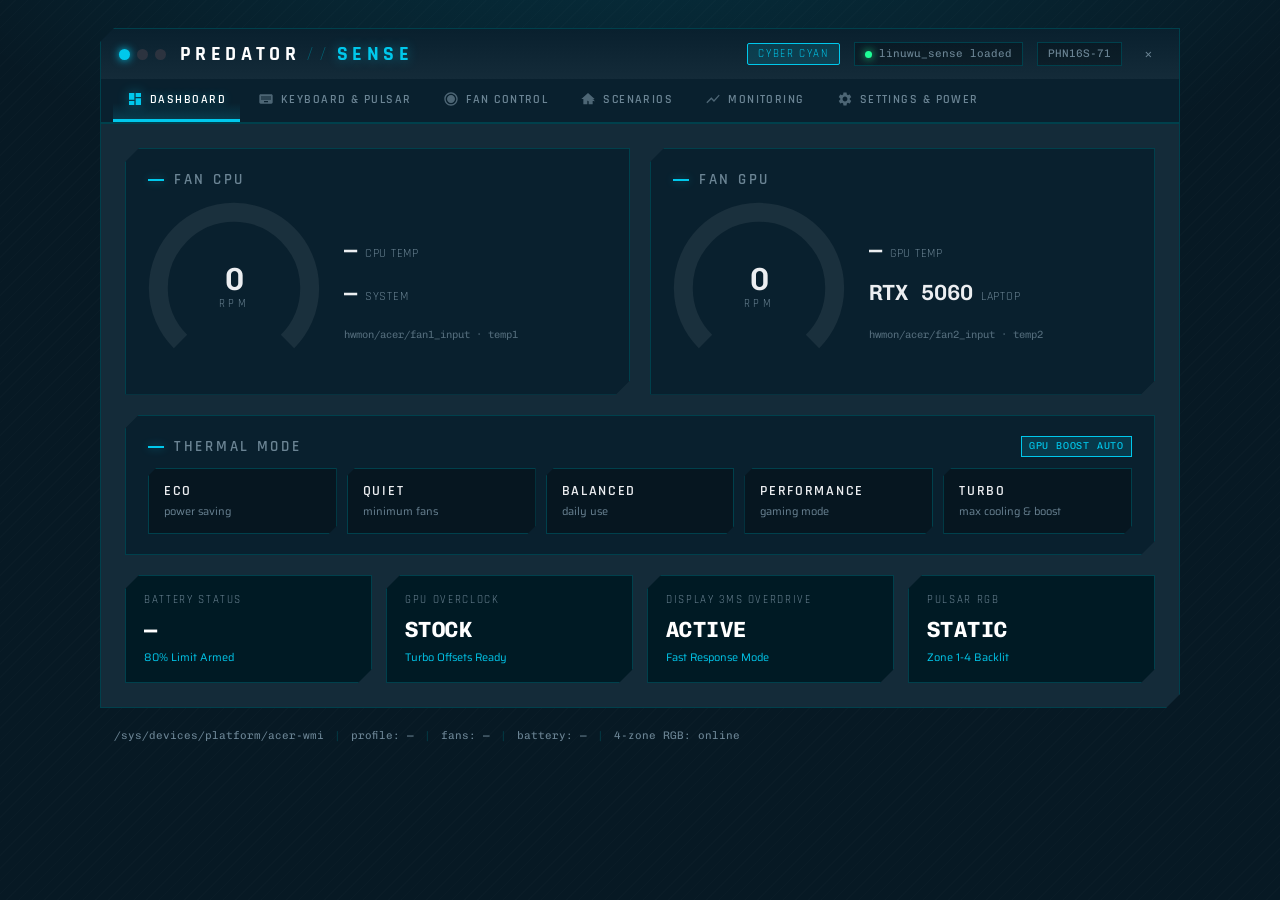
<file: rusense/gui/frontend/index.html>
<!doctype html>
<html lang="en" class="theme-predator">
<head>
<meta charset="utf-8">
<meta name="viewport" content="width=device-width, initial-scale=1">
<title>PredatorSense Cockpit</title>
<link rel="preconnect" href="https://fonts.googleapis.com">
<link rel="stylesheet" href="https://fonts.googleapis.com/css2?family=Rajdhani:wght@500;600;700&family=Saira:wght@400;500;600&family=Chivo+Mono:wght@400;600&display=swap">
<link rel="stylesheet" href="style.css">
</head>
<body>

<div class="app">
  <!-- Titlebar -->
  <div class="titlebar" data-tauri-drag-region>
    <div class="dots"><i id="dot-close" title="Close" style="cursor:pointer"></i><i></i><i></i></div>
    <div class="brand" data-tauri-drag-region>
      <span class="brand-name">PREDATOR</span>
      <span class="brand-divider">//</span>
      <em class="brand-sub">SENSE</em>
    </div>
    <div class="spacer" data-tauri-drag-region></div>
    <button class="btn-theme-toggle" id="theme-toggle" title="Switch Theme (Predator / Nitro)">CYBER CYAN</button>
    <span class="chip"><span class="dot"></span><span id="st-driver">linuwu_sense loaded</span></span>
    <span class="chip" id="chip-model">PHN16S-71</span>
    <button class="win-close" id="win-close" title="Close" aria-label="Close">✕</button>
  </div>

  <!-- Navigation Tabs (6 Dedicated Pages) -->
  <nav class="cockpit-nav">
    <button class="nav-tab active" data-page="dashboard" id="tab-dashboard">
      <svg class="tab-svg" viewBox="0 0 24 24" width="16" height="16"><path fill="currentColor" d="M3 13h8V3H3v10zm0 8h8v-6H3v6zm10 0h8V11h-8v10zm0-18v6h8V3h-8z"/></svg>
      <span>Dashboard</span>
    </button>
    <button class="nav-tab" data-page="lighting" id="tab-lighting">
      <svg class="tab-svg" viewBox="0 0 24 24" width="16" height="16"><path fill="currentColor" d="M20 5H4c-1.1 0-1.99.9-1.99 2L2 17c0 1.1.9 2 2 2h16c1.1 0 2-.9 2-2V7c0-1.1-.9-2-2-2zm-9 3h2v2h-2V8zm0 3h2v2h-2v-2zM8 8h2v2H8V8zm0 3h2v2H8v-2zm-1 2H5v-2h2v2zm0-3H5V8h2v2zm8 7H9v-2h6v2zm1-4h-2v-2h2v2zm0-3h-2V8h2v2zm3 3h-2v-2h2v2zm0-3h-2V8h2v2z"/></svg>
      <span>Keyboard &amp; Pulsar</span>
    </button>
    <button class="nav-tab" data-page="fans" id="tab-fans">
      <svg class="tab-svg" viewBox="0 0 24 24" width="16" height="16"><path fill="currentColor" d="M12 2C6.48 2 2 6.48 2 12s4.48 10 10 10 10-4.48 10-10S17.52 2 12 2zm0 18c-4.41 0-8-3.59-8-8s3.59-8 8-8 8 3.59 8 8-3.59 8-8 8zm0-14c-3.31 0-6 2.69-6 6s2.69 6 6 6 6-2.69 6-6-2.69-6-6-6z"/></svg>
      <span>Fan Control</span>
    </button>
    <button class="nav-tab" data-page="scenarios" id="tab-scenarios">
      <svg class="tab-svg" viewBox="0 0 24 24" width="16" height="16"><path fill="currentColor" d="M19.48 12.35c-1.57-.56-2-1.9-2.02-1.93l-.44-1.32-.44 1.32c-.02.03-.45 1.37-2.02 1.93-1.57.56-2.91.13-2.94.12l-1.35-.45.45 1.35c.01.03.44 1.37 2 1.93 1.57.56 2 1.9 2.02 1.93l.44 1.32.44-1.32c.02-.03.45-1.37 2.02-1.93 1.57-.56 2.91-.13 2.94-.12l1.35.45-.45-1.35c-.01-.03-.44-1.37-2-1.93zM12 3L2 12h3v8h6v-6h2v6h6v-8h3L12 3z"/></svg>
      <span>Scenarios</span>
    </button>
    <button class="nav-tab" data-page="monitoring" id="tab-monitoring">
      <svg class="tab-svg" viewBox="0 0 24 24" width="16" height="16"><path fill="currentColor" d="M3.5 18.49l6-6.01 4 4L22 6.92l-1.41-1.41-7.09 7.97-4-4L2 16.99z"/></svg>
      <span>Monitoring</span>
    </button>
    <button class="nav-tab" data-page="settings" id="tab-settings">
      <svg class="tab-svg" viewBox="0 0 24 24" width="16" height="16"><path fill="currentColor" d="M19.14 12.94c.04-.3.06-.61.06-.94 0-.32-.02-.64-.07-.94l2.03-1.58c.18-.14.23-.41.12-.61l-1.92-3.32c-.12-.22-.37-.29-.59-.22l-2.39.96c-.5-.38-1.03-.7-1.62-.94l-.36-2.54c-.04-.24-.24-.41-.48-.41h-3.84c-.24 0-.43.17-.47.41l-.36 2.54c-.59.24-1.13.57-1.62.94l-2.39-.96c-.22-.08-.47 0-.59.22L2.74 8.87c-.12.21-.08.47.12.61l2.03 1.58c-.05.3-.09.63-.09.94s.02.64.07.94l-2.03 1.58c-.18.14-.23.41-.12.61l1.92 3.32c.12.22.37.29.59.22l2.39-.96c.5.38 1.03.7 1.62.94l.36 2.54c.05.24.24.41.48.41h3.84c.24 0 .44-.17.47-.41l.36-2.54c.59-.24 1.13-.56 1.62-.94l2.39.96c.22.08.47 0 .59-.22l1.92-3.32c.12-.22.07-.47-.12-.61l-2.01-1.58zM12 15.6c-1.98 0-3.6-1.62-3.6-3.6s1.62-3.6 3.6-3.6 3.6 1.62 3.6 3.6-1.62 3.6-3.6 3.6z"/></svg>
      <span>Settings &amp; Power</span>
    </button>
  </nav>

  <div class="shell">
    <svg width="0" height="0" class="svg-defs">
      <defs>
        <linearGradient id="heat" x1="0" y1="0" x2="1" y2="1">
          <stop offset="0" stop-color="var(--gauge-start, #00c8ec)"/>
          <stop offset="1" stop-color="var(--gauge-end, #1eff96)"/>
        </linearGradient>
      </defs>
    </svg>

    <!-- ==================== PAGE 1: DASHBOARD ==================== -->
    <div class="page-container active" id="page-dashboard">
      <div class="row gauges">
        <div class="card">
          <h2>Fan CPU</h2>
          <div class="gauge-wrap">
            <div class="gauge">
              <svg viewBox="0 0 100 100">
                <circle class="track" cx="50" cy="50" r="44" pathLength="100"/>
                <circle class="value" id="arc-cpu" cx="50" cy="50" r="44" pathLength="100"/>
              </svg>
              <div class="center">
                <span class="rpm" id="rpm-cpu">0</span>
                <span class="unit">rpm</span>
              </div>
            </div>
            <div class="gauge-side">
              <div class="temp"><b id="temp-cpu">—</b><span>CPU temp</span></div>
              <div class="temp"><b id="temp-sys">—</b><span>system</span></div>
              <div class="src">hwmon/acer/fan1_input · temp1</div>
            </div>
          </div>
        </div>

        <div class="card">
          <h2>Fan GPU</h2>
          <div class="gauge-wrap">
            <div class="gauge">
              <svg viewBox="0 0 100 100">
                <circle class="track" cx="50" cy="50" r="44" pathLength="100"/>
                <circle class="value" id="arc-gpu" cx="50" cy="50" r="44" pathLength="100"/>
              </svg>
              <div class="center">
                <span class="rpm" id="rpm-gpu">0</span>
                <span class="unit">rpm</span>
              </div>
            </div>
            <div class="gauge-side">
              <div class="temp"><b id="temp-gpu">—</b><span>GPU temp</span></div>
              <div class="temp"><b>RTX 5060</b><span>Laptop</span></div>
              <div class="src">hwmon/acer/fan2_input · temp2</div>
            </div>
          </div>
        </div>
      </div>

      <div class="card profiles-strip">
        <div class="card-head">
          <h2>Thermal Mode</h2>
          <span class="badge" id="gpu-boost-badge">GPU BOOST AUTO</span>
        </div>
        <div class="profiles" id="profiles">
          <button class="profile" data-v="low-power" aria-pressed="false">Eco<small>power saving</small></button>
          <button class="profile" data-v="quiet" aria-pressed="false">Quiet<small>minimum fans</small></button>
          <button class="profile" data-v="balanced" aria-pressed="false">Balanced<small>daily use</small></button>
          <button class="profile" data-v="balanced-performance" aria-pressed="false">Performance<small>gaming mode</small></button>
          <button class="profile" data-v="performance" aria-pressed="false">Turbo<small>max cooling &amp; boost</small></button>
        </div>
      </div>

      <!-- Quick Telemetry & Stats -->
      <div class="row telemetry-grid">
        <div class="card stat-card">
          <span class="stat-label">BATTERY STATUS</span>
          <div class="stat-value" id="dash-batt">—</div>
          <span class="stat-sub" id="dash-batt-sub">80% Limit Armed</span>
        </div>
        <div class="card stat-card">
          <span class="stat-label">GPU OVERCLOCK</span>
          <div class="stat-value" id="dash-gpu-oc">STOCK</div>
          <span class="stat-sub">Turbo Offsets Ready</span>
        </div>
        <div class="card stat-card">
          <span class="stat-label">DISPLAY 3MS OVERDRIVE</span>
          <div class="stat-value" id="dash-lcd">ACTIVE</div>
          <span class="stat-sub">Fast Response Mode</span>
        </div>
        <div class="card stat-card">
          <span class="stat-label">PULSAR RGB</span>
          <div class="stat-value" id="dash-rgb">STATIC</div>
          <span class="stat-sub">Zone 1-4 Backlit</span>
        </div>
      </div>
    </div>

    <!-- ==================== PAGE 2: KEYBOARD & PULSAR LIGHTING ==================== -->
    <div class="page-container" id="page-lighting">
      <div class="card">
        <div class="card-head">
          <h2>4-Zone Interactive Keyboard Studio</h2>
          <span class="badge badge-accent" id="rgb-mode-label">STATIC</span>
        </div>
        <p class="section-desc">Hardware-accelerated 4-zone RGB backlight controlled directly via ACPI WMI method 20 &amp; method 6. Select a zone below or click directly on the visual keyboard layout to customize individual zone colors.</p>
        
        <!-- Zone Selector Bar -->
        <div class="zone-selector-bar">
          <button class="zone-pill active" data-zone="all" id="btn-zone-all">ALL 4 ZONES</button>
          <button class="zone-pill" data-zone="1" id="btn-zone-1">ZONE 1 (WASD)</button>
          <button class="zone-pill" data-zone="2" id="btn-zone-2">ZONE 2 (CENTER)</button>
          <button class="zone-pill" data-zone="3" id="btn-zone-3">ZONE 3 (ARROWS)</button>
          <button class="zone-pill" data-zone="4" id="btn-zone-4">ZONE 4 (NUMPAD)</button>
          <div class="zone-active-pill" id="zone-target-text">EDITING: ALL ZONES</div>
        </div>

        <!-- Interactive Visual Keyboard Diagram -->
        <div class="keyboard-visualizer">
          <div class="kb-zone kb-zone-1 active-selection" id="zone-1" data-zone="1" title="Click to edit Zone 1 (WASD)">
            <div class="kb-zone-header">ZONE 1 (WASD / GAMING)</div>
            <div class="kb-key-cluster">
              <span class="kb-key kb-key-sm">ESC</span>
              <span class="kb-key">Q</span><span class="kb-key active-key">W</span><span class="kb-key">E</span><span class="kb-key">R</span>
              <span class="kb-key active-key">A</span><span class="kb-key active-key">S</span><span class="kb-key active-key">D</span>
            </div>
            <div class="zone-color-indicator" id="ind-zone-1">#00c8ec</div>
          </div>
          <div class="kb-zone kb-zone-2" id="zone-2" data-zone="2" title="Click to edit Zone 2 (Center)">
            <div class="kb-zone-header">ZONE 2 (CENTER TYPING)</div>
            <div class="kb-key-cluster">
              <span class="kb-key">T</span><span class="kb-key">Y</span><span class="kb-key">U</span><span class="kb-key">I</span><span class="kb-key">O</span>
              <span class="kb-key">G</span><span class="kb-key">H</span><span class="kb-key">J</span><span class="kb-key">K</span><span class="kb-key">L</span>
              <span class="kb-key">B</span><span class="kb-key">N</span><span class="kb-key">M</span>
            </div>
            <div class="zone-color-indicator" id="ind-zone-2">#00c8ec</div>
          </div>
          <div class="kb-zone kb-zone-3" id="zone-3" data-zone="3" title="Click to edit Zone 3 (Arrows)">
            <div class="kb-zone-header">ZONE 3 (MODIFIERS / ARROWS)</div>
            <div class="kb-key-cluster">
              <span class="kb-key kb-key-lg">ENTER</span>
              <span class="kb-key kb-key-md">SHIFT</span>
              <span class="kb-key kb-arrow">▲</span>
              <span class="kb-key kb-arrow">◀</span><span class="kb-key kb-arrow">▼</span><span class="kb-key kb-arrow">▶</span>
            </div>
            <div class="zone-color-indicator" id="ind-zone-3">#00c8ec</div>
          </div>
          <div class="kb-zone kb-zone-4" id="zone-4" data-zone="4" title="Click to edit Zone 4 (Numpad)">
            <div class="kb-zone-header">ZONE 4 (NUMPAD)</div>
            <div class="kb-key-cluster">
              <span class="kb-key">7</span><span class="kb-key">8</span><span class="kb-key">9</span>
              <span class="kb-key">4</span><span class="kb-key">5</span><span class="kb-key">6</span>
              <span class="kb-key">1</span><span class="kb-key">2</span><span class="kb-key">3</span>
              <span class="kb-key kb-key-lg">0</span>
            </div>
            <div class="zone-color-indicator" id="ind-zone-4">#00c8ec</div>
          </div>
        </div>

        <!-- Color Studio & Swatches -->
        <div class="color-studio-block">
          <div class="color-studio-row">
            <div>
              <h3 class="subhead">OEM COLOR PALETTE</h3>
              <div class="swatches" id="rgb-swatches">
                <button class="swatch active" data-color="#00c8ec" style="--c:#00c8ec" title="Predator Cyan"></button>
                <button class="swatch" data-color="#1eff96" style="--c:#1eff96" title="Eco Green"></button>
                <button class="swatch" data-color="#e8362d" style="--c:#e8362d" title="Magma Red"></button>
                <button class="swatch" data-color="#0064ff" style="--c:#0064ff" title="Deep Blue"></button>
                <button class="swatch" data-color="#ff3399" style="--c:#ff3399" title="Extreme Pink"></button>
                <button class="swatch" data-color="#ffcc00" style="--c:#ffcc00" title="Solar Amber"></button>
                <button class="swatch" data-color="#ffffff" style="--c:#ffffff" title="Arctic White"></button>
              </div>
            </div>

            <!-- Custom Color Picker -->
            <div class="custom-color-control">
              <h3 class="subhead">CUSTOM RGB PICKER</h3>
              <div class="custom-picker-wrap">
                <input type="color" id="picker-color" value="#00c8ec" title="Select custom color">
                <input type="text" id="picker-hex" value="#00C8EC" maxlength="7" spellcheck="false" class="picker-hex-input">
                <button class="btn-preset" id="btn-apply-custom">Apply Color</button>
              </div>
            </div>
          </div>

          <!-- Quick Theme Presets -->
          <div class="themes-strip">
            <span class="quick-title">4-ZONE COLOR THEMES:</span>
            <button class="btn-theme-preset" data-theme="cyberpunk">Cyberpunk Neon</button>
            <button class="btn-theme-preset" data-theme="ice">Predator Ice</button>
            <button class="btn-theme-preset" data-theme="magma">Magma Inferno</button>
            <button class="btn-theme-preset" data-theme="matrix">Matrix Code</button>
          </div>
        </div>

        <!-- Lighting Mode Pills -->
        <h3 class="subhead">HARDWARE LIGHTING EFFECTS</h3>
        <div class="modes" id="rgb-modes">
          <button class="mode-btn active" data-mode="0">Static</button>
          <button class="mode-btn" data-mode="1">Breathing</button>
          <button class="mode-btn" data-mode="2">Neon</button>
          <button class="mode-btn" data-mode="3">Wave</button>
          <button class="mode-btn" data-mode="4">Shifting</button>
          <button class="mode-btn" data-mode="5">Zoom</button>
          <button class="mode-btn" data-mode="6">Meteor</button>
          <button class="mode-btn" data-mode="7">Twinkle</button>
        </div>

        <!-- Tuning Sliders -->
        <div class="slider-row">
          <label for="rgb-bright">Brightness</label>
          <input type="range" id="rgb-bright" min="0" max="100" step="10" value="100">
          <output id="o-rgb-bright">100%</output>
        </div>

        <div class="slider-row" id="rgb-speed-row">
          <label for="rgb-speed">Effect Speed</label>
          <input type="range" id="rgb-speed" min="1" max="9" step="1" value="5">
          <output id="o-rgb-speed">5</output>
        </div>

        <div class="slider-row" id="rgb-direction-row">
          <label>Wave Direction</label>
          <div class="segs" id="rgb-direction-segs">
            <button class="seg active" data-dir="0">Left to Right ➔</button>
            <button class="seg" data-dir="1">Right to Left ⬅</button>
          </div>
        </div>
      </div>

      <!-- Additional Exterior Lighting Card -->
      <div class="card" id="card-exterior-lighting">
        <h2>Exterior &amp; Logo Lighting</h2>
        <div class="setting" id="setting-logo">
          <div class="info">
            <div class="name">Rear Lid Predator Logo</div>
            <div class="desc">Lid emblem LED backlight (with in-kernel AC delayed work persistence)</div>
          </div>
          <div class="logo-controls">
            <input type="color" id="picker-logo" value="#00c8ec" title="Lid Logo Color">
            <button class="toggle" id="t-logo" aria-label="Rear Logo Lighting" aria-pressed="false"></button>
          </div>
        </div>
        <div class="setting">
          <div class="info">
            <div class="name">Keyboard Backlight Auto-Sleep</div>
            <div class="desc">Turns off keyboard lighting after 30 seconds of idle on battery to conserve power</div>
          </div>
          <button class="toggle" id="t-backlight" aria-label="Keyboard Backlight Timeout" aria-pressed="false"></button>
        </div>
      </div>
    </div>

    <!-- ==================== PAGE 3: FAN CONTROL ==================== -->
    <div class="page-container" id="page-fans">
      <div class="card" id="card-fans-dedicated">
        <div class="card-head">
          <h2>Precision Aeroblade™ 3D Fan Control</h2>
          <span class="badge" id="fan-mode-badge">AUTO</span>
        </div>
        <p class="section-desc">Manage the dual Aeroblade 3D fan curves. Auto respects EC acoustics, Max locks 100% (~6000 RPM), and Custom allows independent CPU/GPU duty cycle control.</p>
        
        <div class="modes" id="modes">
          <button class="mode active" data-v="auto" aria-pressed="true">Auto Mode</button>
          <button class="mode" data-v="max" aria-pressed="false">Max Speed (100%)</button>
          <button class="mode" data-v="custom" aria-pressed="false">Custom Sliders</button>
        </div>

        <div class="fan-sliders-block">
          <div class="slider-group">
            <div class="slider-header">
              <span class="slider-title">CPU FAN SPEED</span>
              <span class="slider-val" id="o-cpu">50%</span>
            </div>
            <input type="range" id="s-cpu" min="0" max="100" step="5" value="50" disabled>
            <div class="slider-ticks">
              <span>0% (Quiet)</span>
              <span>50%</span>
              <span>100% (Max)</span>
            </div>
          </div>

          <div class="slider-group">
            <div class="slider-header">
              <span class="slider-title">GPU FAN SPEED</span>
              <span class="slider-val" id="o-gpu">50%</span>
            </div>
            <input type="range" id="s-gpu" min="0" max="100" step="5" value="50" disabled>
            <div class="slider-ticks">
              <span>0% (Quiet)</span>
              <span>50%</span>
              <span>100% (Max)</span>
            </div>
          </div>
        </div>

        <div class="quick-presets">
          <span class="quick-title">QUICK PRESETS:</span>
          <button class="btn-preset" data-cpu="30" data-gpu="30">Silent (30%)</button>
          <button class="btn-preset" data-cpu="50" data-gpu="50">Balanced (50%)</button>
          <button class="btn-preset" data-cpu="70" data-gpu="70">Gaming (70%)</button>
          <button class="btn-preset" data-cpu="85" data-gpu="85">Heavy Load (85%)</button>
          <button class="btn-preset" data-cpu="100" data-gpu="100">Full Throttle (100%)</button>
        </div>

        <div class="src">predator_sense/fan_speed · format "cpu,gpu" · 0,0 = auto</div>
      </div>
    </div>

    <!-- ==================== PAGE 4: SCENARIOS ==================== -->
    <div class="page-container" id="page-scenarios">
      <div class="card">
        <div class="card-head">
          <h2>Scenario &amp; Operating Modes</h2>
          <span class="badge badge-accent" id="active-scenario-badge">BALANCED</span>
        </div>
        <p class="section-desc">Hardware thermal scenarios configure system TDP envelope, PL1/PL2 thresholds, fan acoustic ramp-up rates, and GPU dynamic boost.</p>

        <div class="scenario-cards-grid">
          <div class="scenario-card" data-mode="low-power">
            <div class="scenario-head">
              <h3>Eco Mode</h3>
              <span class="scenario-tag">Battery Saving</span>
            </div>
            <p>Caps CPU TDP, lowers display refresh rate on battery, and maintains minimal fan speeds for maximum mobile endurance.</p>
            <div class="scenario-meta"><span>Fan Acoustic:</span><b>&lt; 25 dBA</b></div>
            <div class="scenario-meta"><span>GPU Boost:</span><b>Stock</b></div>
            <button class="btn-scenario-activate" data-mode="low-power">Activate Eco</button>
          </div>

          <div class="scenario-card" data-mode="quiet">
            <div class="scenario-head">
              <h3>Quiet Mode</h3>
              <span class="scenario-tag">Acoustic Focused</span>
            </div>
            <p>Maintains whisper-quiet fan speeds. Ideal for classrooms, meetings, libraries, and late-night productivity work.</p>
            <div class="scenario-meta"><span>Fan Acoustic:</span><b>&lt; 30 dBA</b></div>
            <div class="scenario-meta"><span>GPU Boost:</span><b>Stock</b></div>
            <button class="btn-scenario-activate" data-mode="quiet">Activate Quiet</button>
          </div>

          <div class="scenario-card active" data-mode="balanced">
            <div class="scenario-head">
              <h3>Balanced Mode</h3>
              <span class="scenario-tag">OEM Standard</span>
            </div>
            <p>Dynamic platform tuning. Balances thermal headroom, acoustics, and single/multi-thread responsiveness for daily use.</p>
            <div class="scenario-meta"><span>Fan Acoustic:</span><b>Dynamic</b></div>
            <div class="scenario-meta"><span>GPU Boost:</span><b>Standard Dynamic</b></div>
            <button class="btn-scenario-activate" data-mode="balanced">Active</button>
          </div>

          <div class="scenario-card" data-mode="balanced-performance">
            <div class="scenario-head">
              <h3>Performance</h3>
              <span class="scenario-tag">Gaming Tuning</span>
            </div>
            <p>Elevates power limits and fan curves to ensure sustained high framerates in demanding AAA titles without thermal throttling.</p>
            <div class="scenario-meta"><span>Fan Acoustic:</span><b>Aggressive</b></div>
            <div class="scenario-meta"><span>GPU Boost:</span><b>Dynamic Max</b></div>
            <button class="btn-scenario-activate" data-mode="balanced-performance">Activate Performance</button>
          </div>

          <div class="scenario-card" data-mode="performance">
            <div class="scenario-head">
              <h3>Turbo Mode</h3>
              <span class="scenario-tag highlight-tag">Max Overclock</span>
            </div>
            <p>Unlocks maximum cooling fan duty and automatically applies OEM GPU Overclock offsets (+100 MHz GPU Core, +200 MHz VRAM).</p>
            <div class="scenario-meta"><span>Fan Duty:</span><b>100% (~6000 RPM)</b></div>
            <div class="scenario-meta"><span>GPU Clock Offset:</span><b style="color:var(--accent-green)">+100 / +200 MHz</b></div>
            <button class="btn-scenario-activate" data-mode="performance">Activate Turbo</button>
          </div>
        </div>
      </div>
    </div>

    <!-- ==================== PAGE 5: MONITORING & TELEMETRY ==================== -->
    <div class="page-container" id="page-monitoring">
      <div class="card">
        <div class="card-head">
          <h2>Real-Time Hardware Telemetry</h2>
          <span class="badge" id="mon-health-badge">ALL SYSTEMS NORMAL</span>
        </div>
        <p class="section-desc">Live thermal sensors, Aeroblade 3D tachometers, and power delivery statistics polled directly from the embedded controller.</p>

        <div class="mon-grid">
          <div class="mon-card">
            <div class="mon-label">CPU TEMPERATURE</div>
            <div class="mon-val" id="mon-cpu-temp">—°C</div>
            <div class="mon-bar-wrap"><div class="mon-bar" id="mon-bar-cpu" style="width: 45%"></div></div>
            <div class="mon-sub">Intel Core Ultra</div>
          </div>

          <div class="mon-card">
            <div class="mon-label">GPU TEMPERATURE</div>
            <div class="mon-val" id="mon-gpu-temp">—°C</div>
            <div class="mon-bar-wrap"><div class="mon-bar" id="mon-bar-gpu" style="width: 40%"></div></div>
            <div class="mon-sub">NVIDIA RTX 5060 Laptop</div>
          </div>

          <div class="mon-card">
            <div class="mon-label">SYSTEM AMBIENT</div>
            <div class="mon-val" id="mon-sys-temp">—°C</div>
            <div class="mon-bar-wrap"><div class="mon-bar" id="mon-bar-sys" style="width: 35%"></div></div>
            <div class="mon-sub">Motherboard VRM &amp; NVMe</div>
          </div>

          <div class="mon-card">
            <div class="mon-label">BATTERY CHARGE</div>
            <div class="mon-val" id="mon-batt-pct">—%</div>
            <div class="mon-bar-wrap"><div class="mon-bar" id="mon-bar-batt" style="width: 80%"></div></div>
            <div class="mon-sub" id="mon-batt-status">Charging Status</div>
          </div>
        </div>
      </div>

      <div class="card">
        <h2>Hardware Diagnostics &amp; Specifications</h2>
        <div class="info-table">
          <div class="info-row"><span>Target Machine</span><b>Acer Predator Helios Neo 16S (PHN16S-71)</b></div>
          <div class="info-row"><span>Processor</span><b>Intel Core Ultra Mobile Processor</b></div>
          <div class="info-row"><span>Discrete GPU</span><b>NVIDIA GeForce RTX 5060 Laptop (8GB GDDR6)</b></div>
          <div class="info-row"><span>Thermal Architecture</span><b>5th Gen Aeroblade™ 3D Dual Liquid Metal Fans</b></div>
          <div class="info-row"><span>Kernel Driver Bridge</span><b>linuwu_sense (WMI GUID4 / GUID5 / ACPI 1025165F)</b></div>
          <div class="info-row"><span>Sysfs Device Base</span><b>/sys/devices/platform/acer-wmi/</b></div>
          <div class="info-row"><span>RuSense Memory Footprint</span><b>&lt; 15 MB RAM (Zero-polling event-driven)</b></div>
        </div>
      </div>
    </div>

    <!-- ==================== PAGE 6: SETTINGS & POWER ==================== -->
    <div class="page-container" id="page-settings">
      <div class="card">
        <h2>Power &amp; Battery Care</h2>
        <div class="setting">
          <div class="info">
            <div class="name">80% Battery Charge Limit</div>
            <div class="desc">Caps charging threshold at 80% to prevent degradation when continuously connected to AC</div>
          </div>
          <button class="toggle" id="t-limiter" aria-label="80% Battery Limit" aria-pressed="false"></button>
        </div>
        <div class="setting">
          <div class="info">
            <div class="name">USB Power-Off Charging</div>
            <div class="desc">Keeps powered USB port active to charge phones/tablets while the laptop is sleeping or powered down</div>
          </div>
          <div class="segs" id="usb-segs">
            <button class="seg" data-v="0" aria-pressed="false">off</button>
            <button class="seg" data-v="10" aria-pressed="false">10%</button>
            <button class="seg" data-v="20" aria-pressed="false">20%</button>
            <button class="seg" data-v="30" aria-pressed="false">30%</button>
          </div>
        </div>
        <div class="setting" id="setting-auto-refresh">
          <div class="info">
            <div class="name">Dynamic Display Refresh Rate (240Hz / 60Hz)</div>
            <div class="desc">Automatically drops internal eDP display to 60Hz on battery to save 3–4W, and restores 240Hz on AC</div>
          </div>
          <button class="toggle on" id="t-autorefresh" aria-label="Dynamic Display Refresh" aria-pressed="true"></button>
        </div>
        <div class="setting" id="setting-epp">
          <div class="info">
            <div class="name">Intel Core Ultra Dynamic EPP &amp; RAPL</div>
            <div class="desc">Dynamically switches CPU Energy Performance Preference (balance_power on battery, performance on AC)</div>
          </div>
          <button class="toggle on" id="t-epp" aria-label="Dynamic EPP Tuning" aria-pressed="true"></button>
        </div>
        <div class="setting" id="setting-dgpu-rtd3">
          <div class="info">
            <div class="name">NVIDIA RTX 5060 Deep Sleep (RTD3)</div>
            <div class="desc">Puts discrete GPU into zero-watt PCI runtime power suspend (D3cold) when idle on battery</div>
          </div>
          <button class="toggle on" id="t-dgpu-rtd3" aria-label="dGPU RTD3 Power Management" aria-pressed="true"></button>
        </div>
      </div>

      <div class="card">
        <h2>Display &amp; Hardware Enhancements</h2>
        <div class="setting" id="setting-lcd">
          <div class="info">
            <div class="name">LCD 3ms Response Time Overdrive</div>
            <div class="desc">Activates panel voltage boost to reduce motion blur and pixel response latency in fast-paced games</div>
          </div>
          <button class="toggle" id="t-lcd" aria-label="LCD Overdrive" aria-pressed="false"></button>
        </div>
        <div class="setting" id="setting-bootsound">
          <div class="info">
            <div class="name">Predator Startup Boot Chime</div>
            <div class="desc">Plays the signature Predator startup animation and audio chime on system power-on</div>
          </div>
          <button class="toggle" id="t-bootsound" aria-label="Predator Boot Sound" aria-pressed="false"></button>
        </div>
        <div class="setting" id="setting-winkey">
          <div class="info">
            <div class="name">Windows Key Lock (Gaming Mode)</div>
            <div class="desc">Disables Windows key during gaming sessions to prevent accidental desktop minimizes</div>
          </div>
          <button class="toggle" id="t-winkey" aria-label="Windows Key Lock" aria-pressed="false"></button>
        </div>
      </div>

      <div class="card">
        <h2>Driver Management &amp; Diagnostics</h2>
        <p class="section-desc">Manage kernel driver bridge connection and persistent state configuration.</p>
        <div class="quick-presets">
          <button class="btn-preset" id="btn-reprobe-driver">Refresh Driver Status</button>
          <button class="btn-preset" id="btn-reset-defaults">Restore OEM Defaults</button>
        </div>
      </div>
    </div>

  </div>

  <!-- Persistent Status Bar -->
  <div class="statusbar">
    <span>/sys/devices/platform/acer-wmi</span>
    <span class="sep">|</span>
    <span>profile: <span id="st-profile">—</span></span>
    <span class="sep">|</span>
    <span>fans: <span id="st-fans">—</span></span>
    <span class="sep">|</span>
    <span>battery: <span id="st-batt">—</span></span>
    <span class="sep">|</span>
    <span id="st-rgb">4-zone RGB: online</span>
    <span class="badge" id="st-mock" hidden>mock</span>
  </div>
</div>

<div id="toast" aria-live="polite"><span class="p">predator →</span> <span id="toast-msg"></span></div>

<script src="app.js" defer></script>
</body>
</html>
</file>
<file: rusense/gui/frontend/style.css>
@font-face {
  font-family: 'Predator';
  src: url('fonts/Predator-Regular.otf') format('opentype');
  font-weight: normal;
  font-style: normal;
}

:root {
  /* Predator Cyber-Cockpit (OEM extracted defaults) */
  --bg: #071924;
  --panel: #142B39;
  --panel-2: #09202e;
  --panel-3: #001a24;
  --line: #00404c;
  --line-bright: #006476;
  --brand: #00c8ec;
  --brand-glow: rgba(0, 200, 236, 0.45);
  --brand-dim: rgba(0, 200, 236, 0.15);
  --accent-green: #1eff96;
  --accent-pink: #ff3399;
  --gauge-start: #00c8ec;
  --gauge-end: #1eff96;
  --text: #eceef1;
  --muted: #6b8494;
  --ok: #1eff96;
  --chamfer: 14px;
  --display: 'Predator', 'Rajdhani', sans-serif;
  --body: 'Saira', system-ui, sans-serif;
  --mono: 'Chivo Mono', ui-monospace, monospace;
}

html.theme-nitro {
  --bg: #0a0c10;
  --panel: #13161c;
  --panel-2: #191d25;
  --panel-3: #0e1117;
  --line: #272d38;
  --line-bright: #3e4656;
  --brand: #e8362d;
  --brand-glow: rgba(232, 54, 45, 0.45);
  --brand-dim: rgba(232, 54, 45, 0.15);
  --accent-green: #3ecf7a;
  --accent-pink: #ff5277;
  --gauge-start: #e8362d;
  --gauge-end: #ff8a3d;
  --muted: #8b94a3;
  --ok: #3ecf7a;
  --display: 'Rajdhani', sans-serif;
}

* { box-sizing: border-box; }
[hidden] { display: none !important; }
.svg-defs { position: absolute; }

body {
  margin: 0;
  background: var(--bg);
  background-image:
    radial-gradient(1100px 520px at 50% -140px, var(--brand-dim), transparent 70%),
    repeating-linear-gradient(-45deg, rgba(255,255,255,.012) 0 1px, transparent 1px 9px);
  color: var(--text);
  font-family: var(--body);
  font-size: 15px;
  line-height: 1.5;
  min-height: 100vh;
  display: flex;
  flex-direction: column;
  align-items: center;
  padding: 28px 16px 56px;
  transition: background-color .3s, background-image .3s;
}

.app { width: min(1080px, 100%); }

/* ---------- Titlebar (Cockpit Header) ---------- */
.titlebar {
  display: flex;
  align-items: center;
  gap: 14px;
  background: linear-gradient(180deg, var(--panel-2), var(--panel));
  border: 1px solid var(--line);
  border-bottom: none;
  padding: 10px 18px;
  clip-path: polygon(var(--chamfer) 0, 100% 0, 100% 100%, 0 100%, 0 var(--chamfer));
}

.dots { display: flex; gap: 7px; }
.dots i { width: 11px; height: 11px; border-radius: 50%; background: #2c333f; display: block; }
.dots i:first-child { background: var(--brand); box-shadow: 0 0 8px var(--brand); }

.brand {
  font-family: var(--display);
  font-weight: 700;
  font-size: 20px;
  letter-spacing: .22em;
  text-transform: uppercase;
  display: flex;
  align-items: center;
  gap: 6px;
}
.brand .brand-name { color: #fff; }
.brand .brand-divider { color: var(--line-bright); font-weight: 300; }
.brand .brand-sub { color: var(--brand); font-style: normal; text-shadow: 0 0 12px var(--brand-glow); }

.titlebar .spacer { flex: 1; }

.btn-theme-toggle {
  background: var(--brand-dim);
  border: 1px solid var(--brand);
  color: var(--brand);
  font-family: var(--display);
  font-size: 11px;
  letter-spacing: .15em;
  padding: 3px 10px;
  cursor: pointer;
  border-radius: 2px;
  transition: all .2s;
}
.btn-theme-toggle:hover {
  background: var(--brand);
  color: #071924;
  box-shadow: 0 0 10px var(--brand-glow);
}

.chip {
  font-family: var(--mono);
  font-size: 11px;
  color: var(--muted);
  border: 1px solid var(--line);
  background: rgba(0,0,0,.25);
  padding: 3px 10px;
  display: inline-flex;
  align-items: center;
  gap: 7px;
}
.chip .dot { width: 7px; height: 7px; border-radius: 50%; background: var(--ok); box-shadow: 0 0 8px var(--ok); }

.win-close {
  background: transparent;
  border: 1px solid transparent;
  color: var(--muted);
  font-family: var(--mono);
  font-size: 12px;
  cursor: pointer;
  padding: 3px 8px;
  display: inline-flex;
  align-items: center;
  justify-content: center;
  transition: all .15s;
}
.win-close:hover { color: var(--text); border-color: var(--brand); background: var(--brand-dim); }

/* ---------- Navigation Tabs Bar ---------- */
.cockpit-nav {
  display: flex;
  background: var(--panel-2);
  border-left: 1px solid var(--line);
  border-right: 1px solid var(--line);
  border-bottom: 2px solid var(--line);
  padding: 0 12px;
  gap: 4px;
  position: relative;
  overflow-x: auto;
}

.nav-tab {
  background: transparent;
  border: none;
  border-bottom: 3px solid transparent;
  color: var(--muted);
  font-family: var(--display);
  font-weight: 600;
  font-size: 12px;
  letter-spacing: .12em;
  text-transform: uppercase;
  padding: 12px 14px;
  display: inline-flex;
  align-items: center;
  gap: 7px;
  white-space: nowrap;
  cursor: pointer;
  position: relative;
  transition: all .2s ease;
}
.nav-tab .tab-svg { opacity: .7; transition: transform .2s, opacity .2s; }
.nav-tab:hover { color: #fff; }
.nav-tab:hover .tab-svg { opacity: 1; transform: translateY(-1px); }
.nav-tab.active {
  color: #fff;
  border-bottom-color: var(--brand);
  background: linear-gradient(180deg, transparent 60%, var(--brand-dim) 100%);
  text-shadow: 0 0 8px var(--brand-glow);
}
.nav-tab.active .tab-svg { opacity: 1; color: var(--brand); filter: drop-shadow(0 0 6px var(--brand-glow)); }

/* ---------- Shell & Pages ---------- */
.shell {
  border: 1px solid var(--line);
  border-top: none;
  background: var(--panel);
  padding: 24px;
  display: grid;
  gap: 20px;
  clip-path: polygon(0 0, 100% 0, 100% calc(100% - var(--chamfer)), calc(100% - var(--chamfer)) 100%, 0 100%);
}

.page-container {
  display: none;
  grid-gap: 20px;
  animation: pageFadeIn .3s ease forwards;
}
.page-container.active { display: grid; }

@keyframes pageFadeIn {
  from { opacity: 0; transform: translateY(8px); }
  to { opacity: 1; transform: translateY(0); }
}

.row { display: grid; gap: 20px; }
.row.gauges { grid-template-columns: 1fr 1fr; }
@media (max-width: 760px) { .row.gauges { grid-template-columns: 1fr; } }

.card {
  background: var(--panel-2);
  border: 1px solid var(--line);
  padding: 20px 22px;
  clip-path: polygon(var(--chamfer) 0, 100% 0, 100% calc(100% - var(--chamfer)), calc(100% - var(--chamfer)) 100%, 0 100%, 0 var(--chamfer));
  transition: border-color .2s;
}
.card:hover { border-color: var(--line-bright); }

.card-head {
  display: flex;
  align-items: center;
  justify-content: space-between;
  margin-bottom: 6px;
}

h2 {
  margin: 0;
  font-family: var(--display);
  font-weight: 600;
  font-size: 15px;
  letter-spacing: .18em;
  text-transform: uppercase;
  color: var(--muted);
  display: flex;
  align-items: center;
  gap: 10px;
}
h2::before { content: ""; width: 16px; height: 2px; background: var(--brand); box-shadow: 0 0 8px var(--brand-glow); }

h3.subhead {
  margin: 18px 0 8px;
  font-family: var(--display);
  font-size: 12.5px;
  letter-spacing: .16em;
  color: var(--muted);
  text-transform: uppercase;
}

.section-desc {
  font-size: 12.5px;
  color: var(--muted);
  margin: 6px 0 14px;
  line-height: 1.45;
}

.badge {
  font-family: var(--mono);
  font-size: 10px;
  color: var(--brand);
  border: 1px solid var(--brand);
  background: var(--brand-dim);
  padding: 2px 7px;
  letter-spacing: .08em;
  text-transform: uppercase;
}
.badge-accent {
  color: var(--accent-green);
  border-color: var(--accent-green);
  background: rgba(30, 255, 150, 0.12);
  box-shadow: 0 0 8px rgba(30, 255, 150, 0.2);
}

/* ---------- Dashboard Gauges ---------- */
.gauge-wrap { display: flex; align-items: center; gap: 24px; margin-top: 10px; }
.gauge { position: relative; width: 172px; height: 172px; flex: none; }
.gauge svg { width: 100%; height: 100%; transform: rotate(135deg); }
.gauge circle { fill: none; stroke-width: 11; stroke-linecap: butt; }
.gauge .track { stroke: rgba(255,255,255,.07); stroke-dasharray: 75 100; }
.gauge .value {
  stroke: url(#heat);
  stroke-dasharray: 0 100;
  filter: drop-shadow(0 0 6px var(--brand-glow));
  transition: stroke-dasharray .9s cubic-bezier(.2,.7,.2,1);
}
.gauge .center {
  position: absolute;
  inset: 0;
  display: flex;
  flex-direction: column;
  align-items: center;
  justify-content: center;
  gap: 1px;
}
.gauge .rpm { font-family: var(--mono); font-weight: 600; font-size: 32px; font-variant-numeric: tabular-nums; line-height: 1; }
.gauge .unit { font-family: var(--display); font-size: 11px; letter-spacing: .3em; color: var(--muted); text-transform: uppercase; }
.gauge-side { display: grid; gap: 10px; min-width: 0; }
.temp { display: flex; align-items: baseline; gap: 8px; }
.temp b { font-family: var(--mono); font-weight: 600; font-size: 22px; font-variant-numeric: tabular-nums; }
.temp span { font-size: 12px; color: var(--muted); letter-spacing: .06em; text-transform: uppercase; font-family: var(--display); }
.src { font-family: var(--mono); font-size: 10.5px; color: var(--muted); opacity: .75; word-break: break-all; margin-top: 8px; }

/* ---------- Profiles Strip ---------- */
.profiles { display: grid; grid-template-columns: repeat(auto-fit, minmax(140px, 1fr)); gap: 10px; margin-top: 10px; }
.profile {
  background: rgba(0,0,0,.3);
  border: 1px solid var(--line);
  color: var(--text);
  padding: 13px 15px;
  cursor: pointer;
  font-family: var(--display);
  font-weight: 600;
  font-size: 14px;
  letter-spacing: .12em;
  text-transform: uppercase;
  text-align: left;
  display: flex;
  flex-direction: column;
  gap: 3px;
  clip-path: polygon(8px 0, 100% 0, 100% calc(100% - 8px), calc(100% - 8px) 100%, 0 100%, 0 8px);
  transition: all .15s ease;
}
.profile small {
  font-family: var(--body);
  font-size: 11px;
  color: var(--muted);
  text-transform: none;
  font-weight: 400;
  letter-spacing: normal;
}
.profile:hover { border-color: var(--brand); background: var(--brand-dim); }
.profile.active {
  border-color: var(--brand);
  background: var(--brand-dim);
  box-shadow: inset 0 0 14px var(--brand-glow), 0 0 10px var(--brand-glow);
  color: #fff;
}
.profile.active small { color: var(--brand); }

/* ---------- Dashboard Stat Cards ---------- */
.telemetry-grid {
  grid-template-columns: repeat(4, 1fr);
  gap: 14px;
}
@media (max-width: 900px) { .telemetry-grid { grid-template-columns: repeat(2, 1fr); } }
@media (max-width: 500px) { .telemetry-grid { grid-template-columns: 1fr; } }

.stat-card {
  padding: 16px 18px;
  background: var(--panel-3);
  display: flex;
  flex-direction: column;
  gap: 4px;
}
.stat-label {
  font-family: var(--display);
  font-size: 11px;
  letter-spacing: .15em;
  color: var(--muted);
  text-transform: uppercase;
}
.stat-value {
  font-family: var(--mono);
  font-size: 22px;
  font-weight: 700;
  color: #fff;
  letter-spacing: .02em;
}
.stat-sub {
  font-size: 11px;
  color: var(--brand);
}

/* ==================== PAGE 2: KEYBOARD & LIGHTING ==================== */
/* Zone Selector Bar */
.zone-selector-bar {
  display: flex;
  flex-wrap: wrap;
  align-items: center;
  gap: 8px;
  margin: 12px 0 14px;
}
.zone-pill {
  background: rgba(0,0,0,.35);
  border: 1px solid var(--line);
  color: var(--muted);
  font-family: var(--display);
  font-size: 11px;
  font-weight: 600;
  letter-spacing: .12em;
  padding: 6px 14px;
  cursor: pointer;
  border-radius: 2px;
  transition: all .15s;
}
.zone-pill:hover {
  border-color: var(--brand);
  color: #fff;
}
.zone-pill.active {
  background: var(--brand-dim);
  border-color: var(--brand);
  color: #fff;
  box-shadow: 0 0 8px var(--brand-glow);
}
.zone-active-pill {
  margin-left: auto;
  font-family: var(--mono);
  font-size: 11px;
  color: var(--brand);
  border: 1px solid var(--brand);
  background: rgba(0, 200, 236, 0.1);
  padding: 4px 10px;
}

.keyboard-visualizer {
  display: grid;
  grid-template-columns: 1.1fr 1.3fr 1fr 1fr;
  gap: 12px;
  background: var(--panel-3);
  border: 1px solid var(--line);
  padding: 18px;
  margin: 10px 0 16px;
  clip-path: polygon(10px 0, 100% 0, 100% calc(100% - 10px), calc(100% - 10px) 100%, 0 100%, 0 10px);
}
@media (max-width: 820px) { .keyboard-visualizer { grid-template-columns: 1fr 1fr; } }
@media (max-width: 500px) { .keyboard-visualizer { grid-template-columns: 1fr; } }

.kb-zone {
  background: rgba(0,0,0,.45);
  border: 1px solid var(--line-bright);
  padding: 12px;
  display: flex;
  flex-direction: column;
  gap: 10px;
  clip-path: polygon(6px 0, 100% 0, 100% calc(100% - 6px), calc(100% - 6px) 100%, 0 100%, 0 6px);
  box-shadow: inset 0 0 16px rgba(0, 200, 236, 0.35);
  cursor: pointer;
  transition: all .25s ease;
}
.kb-zone:hover {
  border-color: var(--brand);
}
.kb-zone.active-selection {
  border-color: var(--brand) !important;
  box-shadow: inset 0 0 24px var(--brand-glow), 0 0 14px var(--brand-glow) !important;
}

.zone-color-indicator {
  font-family: var(--mono);
  font-size: 10px;
  color: var(--muted);
  text-align: right;
  margin-top: auto;
}

.kb-zone-header {
  font-family: var(--display);
  font-size: 11px;
  letter-spacing: .14em;
  color: var(--muted);
  text-transform: uppercase;
}

.kb-key-cluster {
  display: flex;
  flex-wrap: wrap;
  gap: 5px;
}
.kb-key {
  background: rgba(255,255,255,.07);
  border: 1px solid rgba(255,255,255,.15);
  color: #fff;
  font-family: var(--mono);
  font-size: 10px;
  width: 26px;
  height: 26px;
  display: inline-flex;
  align-items: center;
  justify-content: center;
  border-radius: 2px;
  box-shadow: inset 0 0 4px rgba(0,0,0,.5);
}
.kb-key.active-key {
  border-color: var(--brand);
  background: var(--brand-dim);
  color: #fff;
}
.kb-key-sm { width: 34px; font-size: 8px; }
.kb-key-md { width: 44px; font-size: 8.5px; }
.kb-key-lg { width: 56px; font-size: 9px; }
.kb-arrow { width: 22px; height: 22px; font-size: 8px; }

/* Color Studio */
.color-studio-block {
  background: rgba(0,0,0,.25);
  border: 1px solid var(--line);
  padding: 16px;
  margin: 14px 0;
}
.color-studio-row {
  display: flex;
  flex-wrap: wrap;
  justify-content: space-between;
  gap: 20px;
}
.custom-color-control {
  display: flex;
  flex-direction: column;
}
.custom-picker-wrap {
  display: flex;
  align-items: center;
  gap: 10px;
  margin-top: 10px;
}
.custom-picker-wrap input[type="color"] {
  width: 36px;
  height: 36px;
  border: 2px solid var(--line-bright);
  border-radius: 4px;
  background: transparent;
  cursor: pointer;
  padding: 0;
}
.picker-hex-input {
  background: var(--panel-3);
  border: 1px solid var(--line-bright);
  color: #fff;
  font-family: var(--mono);
  font-size: 13px;
  font-weight: 600;
  padding: 6px 12px;
  width: 90px;
  text-transform: uppercase;
}
.picker-hex-input:focus {
  border-color: var(--brand);
  outline: none;
  box-shadow: 0 0 8px var(--brand-glow);
}

.themes-strip {
  display: flex;
  flex-wrap: wrap;
  align-items: center;
  gap: 8px;
  margin-top: 14px;
  padding-top: 12px;
  border-top: 1px solid rgba(255,255,255,.06);
}
.btn-theme-preset {
  background: rgba(0,0,0,.3);
  border: 1px solid var(--line);
  color: var(--text);
  padding: 5px 12px;
  font-family: var(--display);
  font-size: 11px;
  letter-spacing: .08em;
  text-transform: uppercase;
  cursor: pointer;
  transition: all .15s;
}
.btn-theme-preset:hover {
  border-color: var(--brand);
  color: var(--brand);
  background: var(--brand-dim);
}

.modes { display: flex; flex-wrap: wrap; gap: 8px; margin: 10px 0; }
.mode-btn, .mode {
  background: rgba(0,0,0,.3);
  border: 1px solid var(--line);
  color: var(--muted);
  padding: 7px 16px;
  font-family: var(--display);
  font-size: 12px;
  letter-spacing: .1em;
  text-transform: uppercase;
  cursor: pointer;
  clip-path: polygon(6px 0, 100% 0, 100% calc(100% - 6px), calc(100% - 6px) 100%, 0 100%, 0 6px);
  transition: all .15s;
}
.mode-btn:hover, .mode:hover { border-color: var(--brand); color: #fff; }
.mode-btn.active, .mode.active {
  border-color: var(--brand);
  color: #fff;
  background: var(--brand-dim);
  box-shadow: 0 0 8px var(--brand-glow);
}

.swatches { display: flex; gap: 12px; margin: 10px 0 0; }
.swatch {
  width: 30px;
  height: 30px;
  border-radius: 50%;
  border: 2px solid #232935;
  background: var(--c);
  cursor: pointer;
  box-shadow: 0 0 8px var(--c);
  transition: transform .15s, border-color .15s;
}
.swatch:hover { transform: scale(1.15); }
.swatch.active { border-color: #fff; transform: scale(1.22); }

.logo-controls {
  display: flex;
  align-items: center;
  gap: 12px;
}
.logo-controls input[type="color"] {
  width: 28px;
  height: 28px;
  border: 1px solid var(--line-bright);
  background: transparent;
  cursor: pointer;
  padding: 0;
  border-radius: 2px;
}

/* ==================== PAGE 3: FAN CONTROL ==================== */
.fan-sliders-block {
  display: grid;
  gap: 22px;
  background: var(--panel-3);
  border: 1px solid var(--line);
  padding: 22px;
  margin: 16px 0;
  clip-path: polygon(10px 0, 100% 0, 100% calc(100% - 10px), calc(100% - 10px) 100%, 0 100%, 0 10px);
}
.slider-group {
  display: grid;
  gap: 8px;
}
.slider-header {
  display: flex;
  justify-content: space-between;
  align-items: center;
}
.slider-title {
  font-family: var(--display);
  font-size: 13.5px;
  letter-spacing: .12em;
  color: #fff;
  text-transform: uppercase;
}
.slider-val {
  font-family: var(--mono);
  font-size: 16px;
  font-weight: 700;
  color: var(--brand);
}

.slider-group input[type="range"] {
  width: 100%;
  appearance: none;
  background: var(--line);
  height: 8px;
  border-radius: 4px;
  outline: none;
}
.slider-group input[type="range"]::-webkit-slider-thumb {
  appearance: none;
  width: 20px;
  height: 20px;
  border-radius: 50%;
  background: var(--brand);
  cursor: pointer;
  box-shadow: 0 0 10px var(--brand-glow);
  transition: transform .1s;
}
.slider-group input[type="range"]::-webkit-slider-thumb:hover { transform: scale(1.2); }

.slider-ticks {
  display: flex;
  justify-content: space-between;
  font-family: var(--mono);
  font-size: 10.5px;
  color: var(--muted);
}

.quick-presets {
  display: flex;
  flex-wrap: wrap;
  align-items: center;
  gap: 8px;
  margin-top: 14px;
}
.quick-title {
  font-family: var(--display);
  font-size: 11.5px;
  letter-spacing: .15em;
  color: var(--muted);
}
.btn-preset {
  background: rgba(0,0,0,.3);
  border: 1px solid var(--line);
  color: var(--text);
  padding: 6px 12px;
  font-family: var(--mono);
  font-size: 11px;
  cursor: pointer;
  border-radius: 2px;
  transition: all .15s;
}
.btn-preset:hover {
  border-color: var(--brand);
  color: var(--brand);
  background: var(--brand-dim);
}

/* ==================== PAGE 4: SCENARIOS ==================== */
.scenario-cards-grid {
  display: grid;
  grid-template-columns: repeat(auto-fit, minmax(180px, 1fr));
  gap: 14px;
  margin-top: 14px;
}
.scenario-card {
  background: var(--panel-3);
  border: 1px solid var(--line);
  padding: 16px;
  display: flex;
  flex-direction: column;
  gap: 10px;
  clip-path: polygon(8px 0, 100% 0, 100% calc(100% - 8px), calc(100% - 8px) 100%, 0 100%, 0 8px);
  transition: border-color .2s, box-shadow .2s;
}
.scenario-card:hover {
  border-color: var(--line-bright);
}
.scenario-card.active {
  border-color: var(--brand);
  box-shadow: inset 0 0 16px var(--brand-dim), 0 0 10px var(--brand-glow);
}
.scenario-head {
  display: flex;
  justify-content: space-between;
  align-items: baseline;
}
.scenario-head h3 {
  margin: 0;
  font-family: var(--display);
  font-size: 16px;
  letter-spacing: .08em;
  color: #fff;
  text-transform: uppercase;
}
.scenario-tag {
  font-family: var(--mono);
  font-size: 9.5px;
  color: var(--muted);
  border: 1px solid var(--line);
  padding: 2px 6px;
  text-transform: uppercase;
}
.scenario-tag.highlight-tag {
  color: var(--accent-green);
  border-color: var(--accent-green);
}
.scenario-card p {
  font-size: 11.5px;
  color: var(--muted);
  line-height: 1.4;
  margin: 0;
  flex: 1;
}
.scenario-meta {
  display: flex;
  justify-content: space-between;
  font-size: 11px;
  border-top: 1px solid rgba(255,255,255,.05);
  padding-top: 6px;
}
.scenario-meta span { color: var(--muted); }
.scenario-meta b { font-family: var(--mono); color: var(--text); }
.btn-scenario-activate {
  background: rgba(0,0,0,.4);
  border: 1px solid var(--line);
  color: var(--text);
  font-family: var(--display);
  font-size: 11px;
  letter-spacing: .12em;
  text-transform: uppercase;
  padding: 7px;
  cursor: pointer;
  margin-top: 4px;
  transition: all .15s;
}
.btn-scenario-activate:hover {
  border-color: var(--brand);
  color: var(--brand);
  background: var(--brand-dim);
}
.scenario-card.active .btn-scenario-activate {
  background: var(--brand-dim);
  border-color: var(--brand);
  color: #fff;
  pointer-events: none;
}

/* ==================== PAGE 5: MONITORING & TELEMETRY ==================== */
.mon-grid {
  display: grid;
  grid-template-columns: repeat(4, 1fr);
  gap: 14px;
  margin-top: 14px;
}
@media (max-width: 900px) { .mon-grid { grid-template-columns: repeat(2, 1fr); } }
@media (max-width: 500px) { .mon-grid { grid-template-columns: 1fr; } }
.mon-card {
  background: var(--panel-3);
  border: 1px solid var(--line);
  padding: 16px;
  display: flex;
  flex-direction: column;
  gap: 6px;
  clip-path: polygon(8px 0, 100% 0, 100% calc(100% - 8px), calc(100% - 8px) 100%, 0 100%, 0 8px);
}
.mon-label {
  font-family: var(--display);
  font-size: 11px;
  letter-spacing: .14em;
  color: var(--muted);
  text-transform: uppercase;
}
.mon-val {
  font-family: var(--mono);
  font-size: 26px;
  font-weight: 700;
  color: #fff;
}
.mon-bar-wrap {
  width: 100%;
  height: 6px;
  background: rgba(255,255,255,.08);
  border-radius: 3px;
  overflow: hidden;
  margin: 4px 0;
}
.mon-bar {
  height: 100%;
  background: linear-gradient(90deg, var(--brand), var(--accent-green));
  transition: width .3s ease;
}
.mon-sub {
  font-size: 11px;
  color: var(--muted);
}

/* ==================== PAGE 6: SETTINGS & HARDWARE ==================== */
.setting {
  display: flex;
  align-items: center;
  justify-content: space-between;
  padding: 13px 0;
  border-bottom: 1px solid rgba(255,255,255,.05);
}
.setting:last-child { border-bottom: none; }
.setting .info .name {
  font-family: var(--display);
  font-size: 14.5px;
  letter-spacing: .08em;
  text-transform: uppercase;
  color: var(--text);
}
.setting .info .desc { font-size: 11.5px; color: var(--muted); margin-top: 2px; }

.toggle {
  width: 44px;
  height: 24px;
  background: rgba(0,0,0,.4);
  border: 1px solid var(--line);
  border-radius: 12px;
  position: relative;
  cursor: pointer;
  transition: background .2s, border-color .2s;
  flex-shrink: 0;
}
.toggle::after {
  content: "";
  position: absolute;
  top: 3px;
  left: 3px;
  width: 16px;
  height: 16px;
  border-radius: 50%;
  background: var(--muted);
  transition: transform .2s, background .2s;
}
.toggle.on {
  background: var(--brand-dim);
  border-color: var(--brand);
}
.toggle.on::after {
  transform: translateX(20px);
  background: var(--brand);
  box-shadow: 0 0 8px var(--brand-glow);
}

.segs { display: flex; gap: 4px; }
.seg {
  background: rgba(0,0,0,.3);
  border: 1px solid var(--line);
  color: var(--muted);
  padding: 4px 10px;
  font-family: var(--mono);
  font-size: 11px;
  cursor: pointer;
  transition: all .15s;
}
.seg:hover { border-color: var(--brand); color: #fff; }
.seg.active {
  background: var(--brand-dim);
  border-color: var(--brand);
  color: #fff;
  box-shadow: 0 0 6px var(--brand-glow);
}

.info-table { display: grid; gap: 9px; margin-top: 8px; }
.info-row {
  display: flex;
  justify-content: space-between;
  align-items: center;
  padding: 8px 12px;
  background: var(--panel-3);
  border: 1px solid var(--line);
  font-size: 12.5px;
}
.info-row span { color: var(--muted); font-family: var(--display); letter-spacing: .08em; text-transform: uppercase; }
.info-row b { font-family: var(--mono); color: var(--text); }

/* ---------- Sliders Common ---------- */
.slider-row {
  display: flex;
  align-items: center;
  gap: 14px;
  margin-top: 10px;
}
.slider-row label {
  font-family: var(--display);
  font-size: 13px;
  letter-spacing: .1em;
  text-transform: uppercase;
  color: var(--muted);
  width: 100px;
}
.slider-row input[type="range"] {
  flex: 1;
  appearance: none;
  background: var(--line);
  height: 6px;
  border-radius: 3px;
  outline: none;
}
.slider-row input[type="range"]::-webkit-slider-thumb {
  appearance: none;
  width: 16px;
  height: 16px;
  border-radius: 50%;
  background: var(--brand);
  cursor: pointer;
  box-shadow: 0 0 8px var(--brand-glow);
}
.slider-row output {
  font-family: var(--mono);
  font-size: 12px;
  width: 44px;
  text-align: right;
  color: var(--text);
}

/* ---------- Status Bar ---------- */
.statusbar {
  margin-top: 14px;
  padding: 6px 14px;
  font-family: var(--mono);
  font-size: 11px;
  color: var(--muted);
  display: flex;
  align-items: center;
  gap: 10px;
}
.statusbar .sep { color: var(--line); }

/* ---------- Toast ---------- */
#toast {
  position: fixed;
  bottom: 24px;
  left: 50%;
  transform: translateX(-50%) translateY(20px);
  background: var(--panel-2);
  border: 1px solid var(--brand);
  box-shadow: 0 4px 24px rgba(0,0,0,.6), 0 0 12px var(--brand-glow);
  color: #fff;
  font-family: var(--mono);
  font-size: 12px;
  padding: 8px 18px;
  border-radius: 3px;
  opacity: 0;
  pointer-events: none;
  transition: opacity .2s, transform .2s;
  z-index: 999;
}
#toast.show { opacity: 1; transform: translateX(-50%) translateY(0); }
#toast .p { color: var(--brand); font-weight: 600; margin-right: 6px; }
</file>
